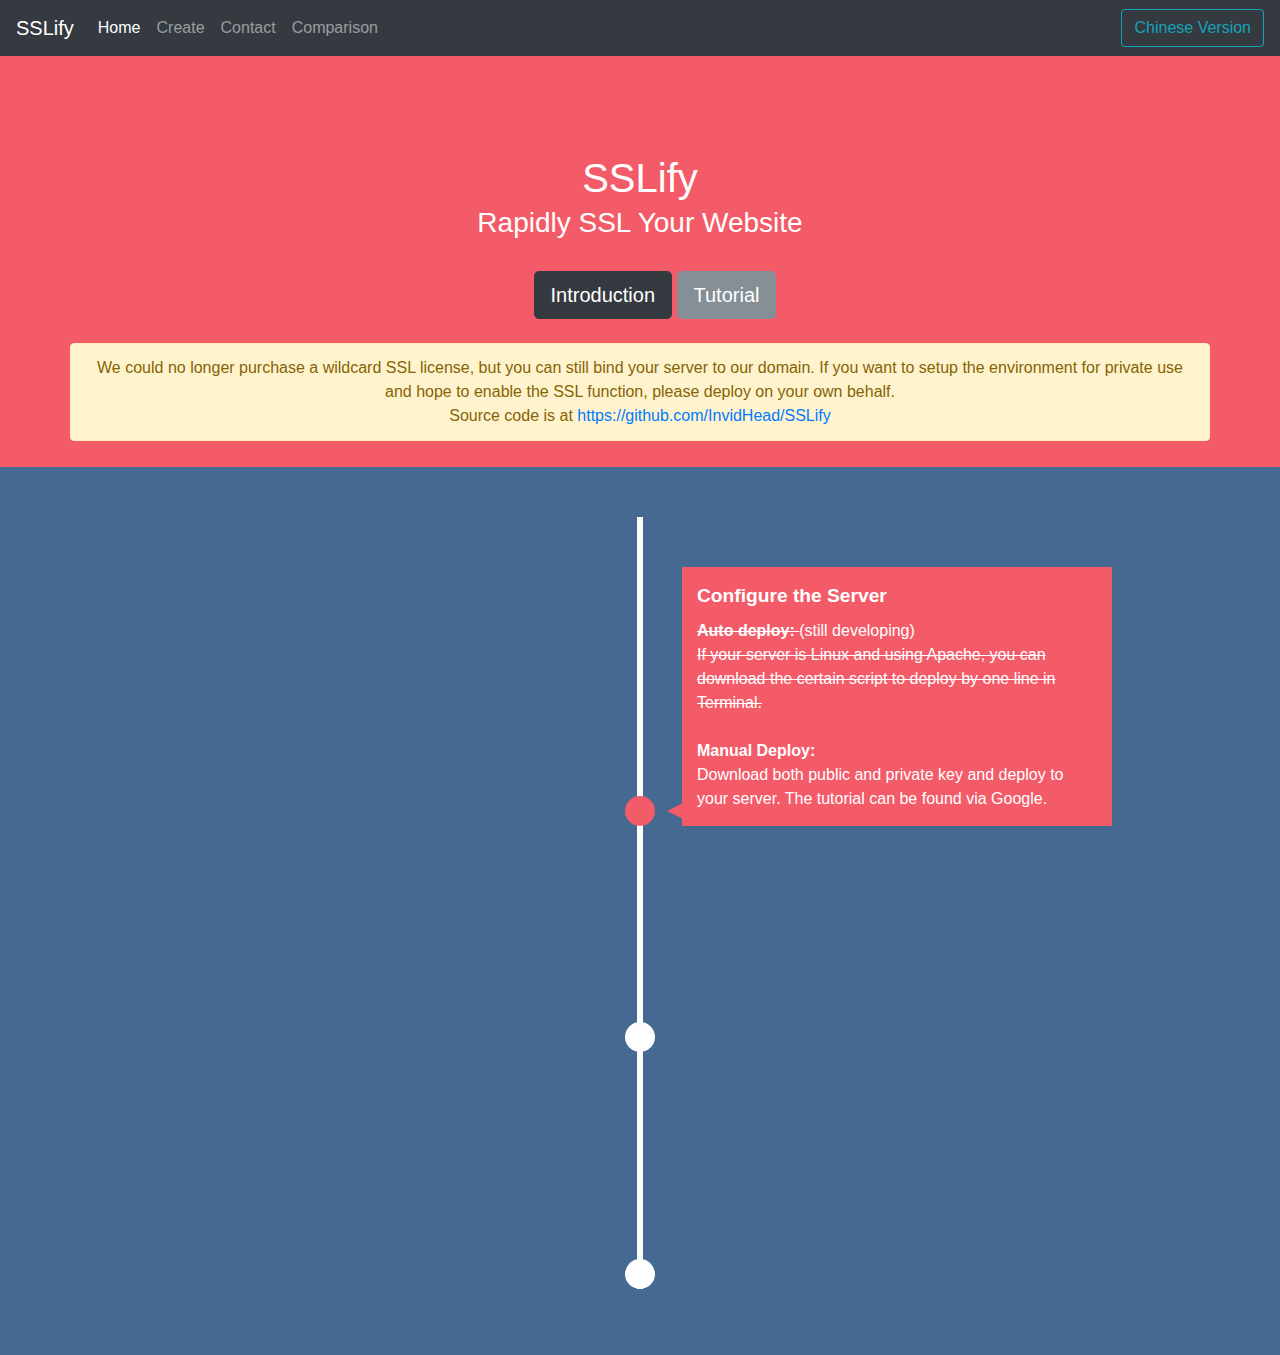
<file: index.html>
<!DOCTYPE html>
<html >
<head>
  <meta charset="UTF-8">
  <title>SSLify - Rapidly SSL Your Website</title>
  
  
  
      <link rel="stylesheet" href="css/style.css">

  
</head>

<link rel="stylesheet" href="css/bootstrap.min.css">
<nav class="navbar navbar-expand-lg navbar-dark bg-dark">
  <a class="navbar-brand" href="#">SSLify</a>
  <button class="navbar-toggler" type="button" data-toggle="collapse" data-target="#navbarColor01" aria-controls="navbarColor01" aria-expanded="false" aria-label="Toggle navigation">
    <span class="navbar-toggler-icon"></span>
  </button>

  <div class="collapse navbar-collapse" id="navbarColor01">
    <ul class="navbar-nav mr-auto">
      <li class="nav-item active">
        <a class="nav-link" href="#">Home<span class="sr-only">(current)</span></a>
      </li>
      <li class="nav-item">
        <a class="nav-link" href="#" onclick="alrt()">Create</a>
      </li>
      <li class="nav-item">
        <a class="nav-link" href="#" onclick="alrtinfo()">Contact</a>
      </li>
      <li class="nav-item">
        <a class="nav-link" href="./Comparison">Comparison</a>
      </li>
    </ul>
    <div class="form-inline">
      <button class="btn btn-outline-info my-2 my-sm-0" type="submit">Chinese Version</button>
    </div>
  </div>
</nav>
<font color="#fff">
<section class="intro">
  <div class="container">
    <h1>SSLify</h1>
    <h3 style="font-weight: lighter;">Rapidly SSL Your Website</h3><br>
    <div class="container">
      <button type="button" onclick="alrtintro()" class="btn btn-dark btn-lg">Introduction</button>
      <button type="button" onclick="$('html, body').animate({scrollTop:$('#tutorial').position().top}, 'slow');" class="btn btn-secondary btn-lg">Tutorial</button><br><br>
    </div>
    <div class="alert alert-warning" role="alert">
      <span class="glyphicon glyphicon-exclamation-sign" aria-hidden="true"></span>
      We could no longer purchase a wildcard SSL license, but you can still bind your server to our domain. If you want to setup the environment for private use and hope to enable the SSL function, please deploy on your own behalf.<br>
      Source code is at <a href='https://github.com/InvidHead/SSLify'>https://github.com/InvidHead/SSLify</a>
    </div>
  </div>
</section>

<section class="timeline" id="tutorial">
  <ul>
    <li>
      <div>
        <time>Configure the Server</time> 
        <strong style="text-decoration:line-through;">Auto deploy: </strong>(still developing)<br>
        <a style="text-decoration:line-through;">
        If your server is Linux and using Apache, you can download the certain script to deploy by one line in Terminal.</a>
        <br><br>
        <strong>Manual Deploy: </strong><br>
        Download both <a href="cert/"><font color="#fff">public and private key</font></a> and deploy to your server. The tutorial can be found via Google.

      </div>
    </li>
    <li>
      <div>
        <time>Recording</time> Make your server bind with our domain like managing the DNS! <br><br>
        <button class="btn btn-light" type="submit" href="#" onclick="alrt()"><font color="#F45B69">Create Records!</font></button>

        
      </div>
    </li>
    <li>
      <div>
        <time>Enjoy!</time>
        You can use this in iOS APP demo.<br>
        You can beautify your website's address.<br>
        And more....<br>
        But remember!! Do not use this in production. Never!<br>
        User may kill you!!
      </div>
    </li>

  </ul>


</section>
  
    <script  src="js/index.js"></script>
    <script  src="js/jquery.min.js"></script>
    <script src="alert/sweetalert2.min.js"></script>
    <link rel="stylesheet" href="alert/sweetalert2.min.css">

</body>
</html>
</file>
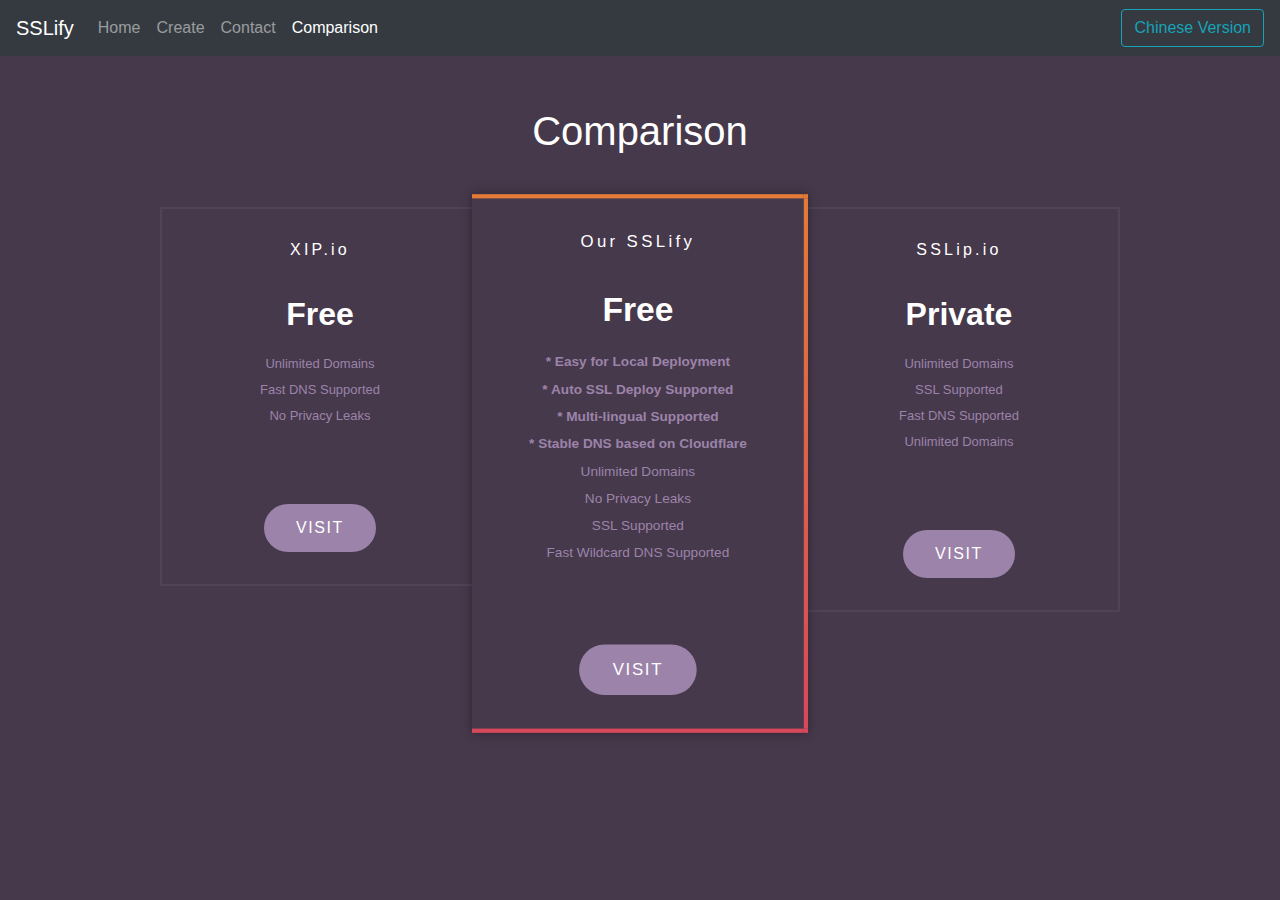
<file: comparison.html>
<!DOCTYPE html>
<html>
  <nav class="navbar navbar-expand-lg navbar-dark bg-dark" style="
    ">
      <a class="navbar-brand" href="#">SSLify</a>
      <button class="navbar-toggler" type="button" data-toggle="collapse" data-target="#navbarColor01" aria-controls="navbarColor01" aria-expanded="false" aria-label="Toggle navigation">
        <span class="navbar-toggler-icon"></span>
      </button>

      <div class="collapse navbar-collapse" id="navbarColor01">
        <ul class="navbar-nav mr-auto">
          <li class="nav-item">
            <a class="nav-link" href="/">Home</a>
          </li>
          <li class="nav-item">
            <a class="nav-link" href="#" onclick="alrt()">Create</a>
          </li>
          <li class="nav-item">
            <a class="nav-link" href="#" onclick="alrtinfo()">Contact</a>
          </li>
          <li class="nav-item active">
            <a class="nav-link" href="#">Comparison<span class="sr-only">(current)</span></a>
          </li>
        </ul>
        <div class="form-inline">
          <button class="btn btn-outline-info my-2 my-sm-0" type="submit">Chinese Version</button>
        </div>
      </div>
  </nav>
  <head>
    <meta http-equiv="Content-Type" content="text/html; charset=UTF-8">
    <title>Comparison</title>
    <link rel="stylesheet" href="css/styleCom.css">
    <link rel="stylesheet" href="css/bootstrap.min.css">
  </head>
  
  <body style="
    margin-top: 0px;
    margin-left: 0px;
    margin-right: 0px;
  ">

    <div class="wrapper">
      <h1 class="page-heading">Comparison</h1>
      <div id="plans">
        <div id="plan-0" class="plan">
          <h2 class="plan-heading">XIP.io</h2>
          <div class="plan-subheading">Free</div>
          <ul class="plan-features">
            <li>Unlimited Domains</li>
            <li>Fast DNS Supported</li>
            <li>No Privacy Leaks</li></ul>
          <a class="plan-cta" href="http://xip.io">Visit</a></div>
        <div id="" class="plan2">
          <h2 class="plan-heading">Our SSLify</h2>
          <div class="plan-subheading">Free</div>
          <ul class="plan-features">
            <li><strong>* Easy for Local Deployment</strong></li>
            <li><strong>* Auto SSL Deploy Supported</strong></li>
            <li><strong>* Multi-lingual Supported</strong></li>
            <li><strong>* Stable DNS based on Cloudflare</strong></li>
            <li>Unlimited Domains</li>
            <li>No Privacy Leaks</li>
            <li>SSL Supported</li>
            <li>Fast Wildcard DNS Supported</li></ul>


          <a class="plan-cta" href="/">Visit</a></div>
        <div id="plan-2" class="plan">
          <h2 class="plan-heading">SSLip.io</h2>
          <div class="plan-subheading">Private</div>
          <ul class="plan-features">
            <li>Unlimited Domains</li>
            <li>SSL Supported</li>
            <li>Fast DNS Supported</li>
            <li>Unlimited Domains</li></ul>
          <a class="plan-cta" href="https://sslip.io">Visit</a></div>
      </div>
    </div>
  </body>
  <script  src="js/index.js"></script>
  <script  src="js/jquery.min.js"></script>
  <script src="alert/sweetalert2.min.js"></script>
  <link rel="stylesheet" href="alert/sweetalert2.min.css">
</html>
</file>
<file: css/style.css>
*,
*::before,
*::after {
  margin: 0;
  padding: 0;
  box-sizing: border-box;
}

body {
  font: normal 16px/1.5 "Helvetica Neue", sans-serif;
  background: #456990;
  color: #fff;
  overflow-x: hidden;
}  /* INTRO SECTION
–––––––––––––––––––––––––––––––––––––––––––––––––– */

.intro {
  background: #F45B69;
  padding: 100px 0;
  padding-bottom: 10px;
}

.container {
  width: 90%;
  max-width: 1200px;
  margin: 0 auto;
  text-align: center;
}

h1 {
  font-size: 2.5rem;
}


/* TIMELINE
–––––––––––––––––––––––––––––––––––––––––––––––––– */

.timeline ul {
  background: #456990;
  padding: 50px 0;
}

.timeline ul li {
  list-style-type: none;
  position: relative;
  width: 6px;
  margin: 0 auto;
  padding-top: 50px;
  background: #fff;
}

.timeline ul li::after {
  content: '';
  position: absolute;
  left: 50%;
  bottom: 0;
  transform: translateX(-50%);
  width: 30px;
  height: 30px;
  border-radius: 50%;
  background: inherit;
}

.timeline ul li div {
  position: relative;
  bottom: 0;
  width: 400px;
  padding: 15px;
  background: #F45B69;
}

.timeline ul li div::before {
  content: '';
  position: absolute;
  bottom: 7px;
  width: 0;
  height: 0;
  border-style: solid;
}

.timeline ul li:nth-child(odd) div {
  left: 45px;
}

.timeline ul li:nth-child(odd) div::before {
  left: -15px;
  border-width: 8px 16px 8px 0;
  border-color: transparent #F45B69 transparent transparent;
}

.timeline ul li:nth-child(even) div {
  left: -439px;
}

.timeline ul li:nth-child(even) div::before {
  right: -15px;
  border-width: 8px 0 8px 16px;
  border-color: transparent transparent transparent #F45B69;
}

time {
  display: block;
  font-size: 1.2rem;
  font-weight: bold;
  margin-bottom: 8px;
}


/* EFFECTS
–––––––––––––––––––––––––––––––––––––––––––––––––– */

.timeline ul li::after {
  transition: background .5s ease-in-out;
}

.timeline ul li.in-view::after {
  background: #F45B69;
}

.timeline ul li div {
  visibility: hidden;
  opacity: 0;
  transition: all .5s ease-in-out;
}

.timeline ul li:nth-child(odd) div {
  transform: translate3d(200px, 0, 0);
}

.timeline ul li:nth-child(even) div {
  transform: translate3d(-200px, 0, 0);
}

.timeline ul li.in-view div {
  transform: none;
  visibility: visible;
  opacity: 1;
}


/* GENERAL MEDIA QUERIES
–––––––––––––––––––––––––––––––––––––––––––––––––– */

@media screen and (max-width: 900px) {
  .timeline ul li div {
    width: 250px;
  }
  .timeline ul li:nth-child(even) div {
    left: -289px;
    /*250+45-6*/
  }
}

@media screen and (max-width: 600px) {
  .timeline ul li {
    margin-left: 20px;
  }
  .timeline ul li div {
    width: calc(100vw - 91px);
  }
  .timeline ul li:nth-child(even) div {
    left: 45px;
  }
  .timeline ul li:nth-child(even) div::before {
    left: -15px;
    border-width: 8px 16px 8px 0;
    border-color: transparent #F45B69 transparent transparent;
  }
}
</file>
<file: css/styleCom.css>
html {
  box-sizing: border-box;
}

*,
*:before,
*:after {
  box-sizing: inherit;
}


body {
  font: normal 16px/1.5 "Helvetica Neue", sans-serif;
  background-color: #46394b;
  color: #fff;
}

.wrapper {
  max-width: 960px;
  min-width: 800px;
  width: 94%;
  margin: 0 auto;
  text-align: center;
  text-align: center;
}

.page-heading {
  margin: 1.333em 0;
}


.plan2 {
  position: relative;
  float: left;
  width: 33.333%;
  background-color: #46394b;
  padding: 2em;
  border: 2px solid #504357;
  border-left: 0;
  -webkit-transition: box-shadow 0.25s ease-in-out, -webkit-transform 0.25s ease-in-out;
  transition: box-shadow 0.25s ease-in-out, -webkit-transform 0.25s ease-in-out;
  transition: transform 0.25s ease-in-out, box-shadow 0.25s ease-in-out;
  transition: transform 0.25s ease-in-out, box-shadow 0.25s ease-in-out, -webkit-transform 0.25s ease-in-out;
  z-index: 2;
  -webkit-transform: scale(1.05);
          transform: scale(1.05);
  box-shadow: 0 0 10px rgba(0, 0, 0, 0.35);
  border-width: 4px;
  -o-border-image: linear-gradient(to bottom, #e37a38 0%, #d7485b 100%);
     border-image: -webkit-linear-gradient(top, #e37a38 0%, #d7485b 100%);
     border-image: linear-gradient(to bottom, #e37a38 0%, #d7485b 100%);
  border-image-slice: 1;
}

.plan {
  position: relative;
  float: left;
  width: 33.333%;
  background-color: #46394b;
  padding: 2em;
  border: 2px solid #504357;
  border-left: 0;
  -webkit-transition: box-shadow 0.25s ease-in-out, -webkit-transform 0.25s ease-in-out;
  transition: box-shadow 0.25s ease-in-out, -webkit-transform 0.25s ease-in-out;
  transition: transform 0.25s ease-in-out, box-shadow 0.25s ease-in-out;
  transition: transform 0.25s ease-in-out, box-shadow 0.25s ease-in-out, -webkit-transform 0.25s ease-in-out;
}

.plan:first-child {
  border-left: 2px solid #504357;
}
.plan-heading {
  font-weight: 400;
  letter-spacing: 0.2em;
  font-size: 1em;
  margin-top: 0;
  margin-bottom: 2em;
}

.plan-subheading {
  font-weight: 700;
  font-size: 2em;
  margin-bottom: 0.5em;
}

.plan-divider {
  margin-bottom: 1em;
  color: #9c83aa;
}

.plan-highlight {
  margin-bottom: 3em;
  font-size: 1.125em;
}
.plan-highlight small {
  color: #9c83aa;
}

.plan-features {
  list-style: none;
  margin: 0 0 6em;
  padding: 0;
  font-size: 0.8125em;
  color: #9c83aa;
}
.plan-features li {
  margin: 0.5em 0;
}

.plan-cta {
  display: inline-block;
  text-decoration: none;
  color: #fff;
  text-transform: uppercase;
  letter-spacing: 0.1em;
  padding: 0.75em 2em;
  border-radius: 9999px;
  background-color: #9c83aa;
}
</file>
